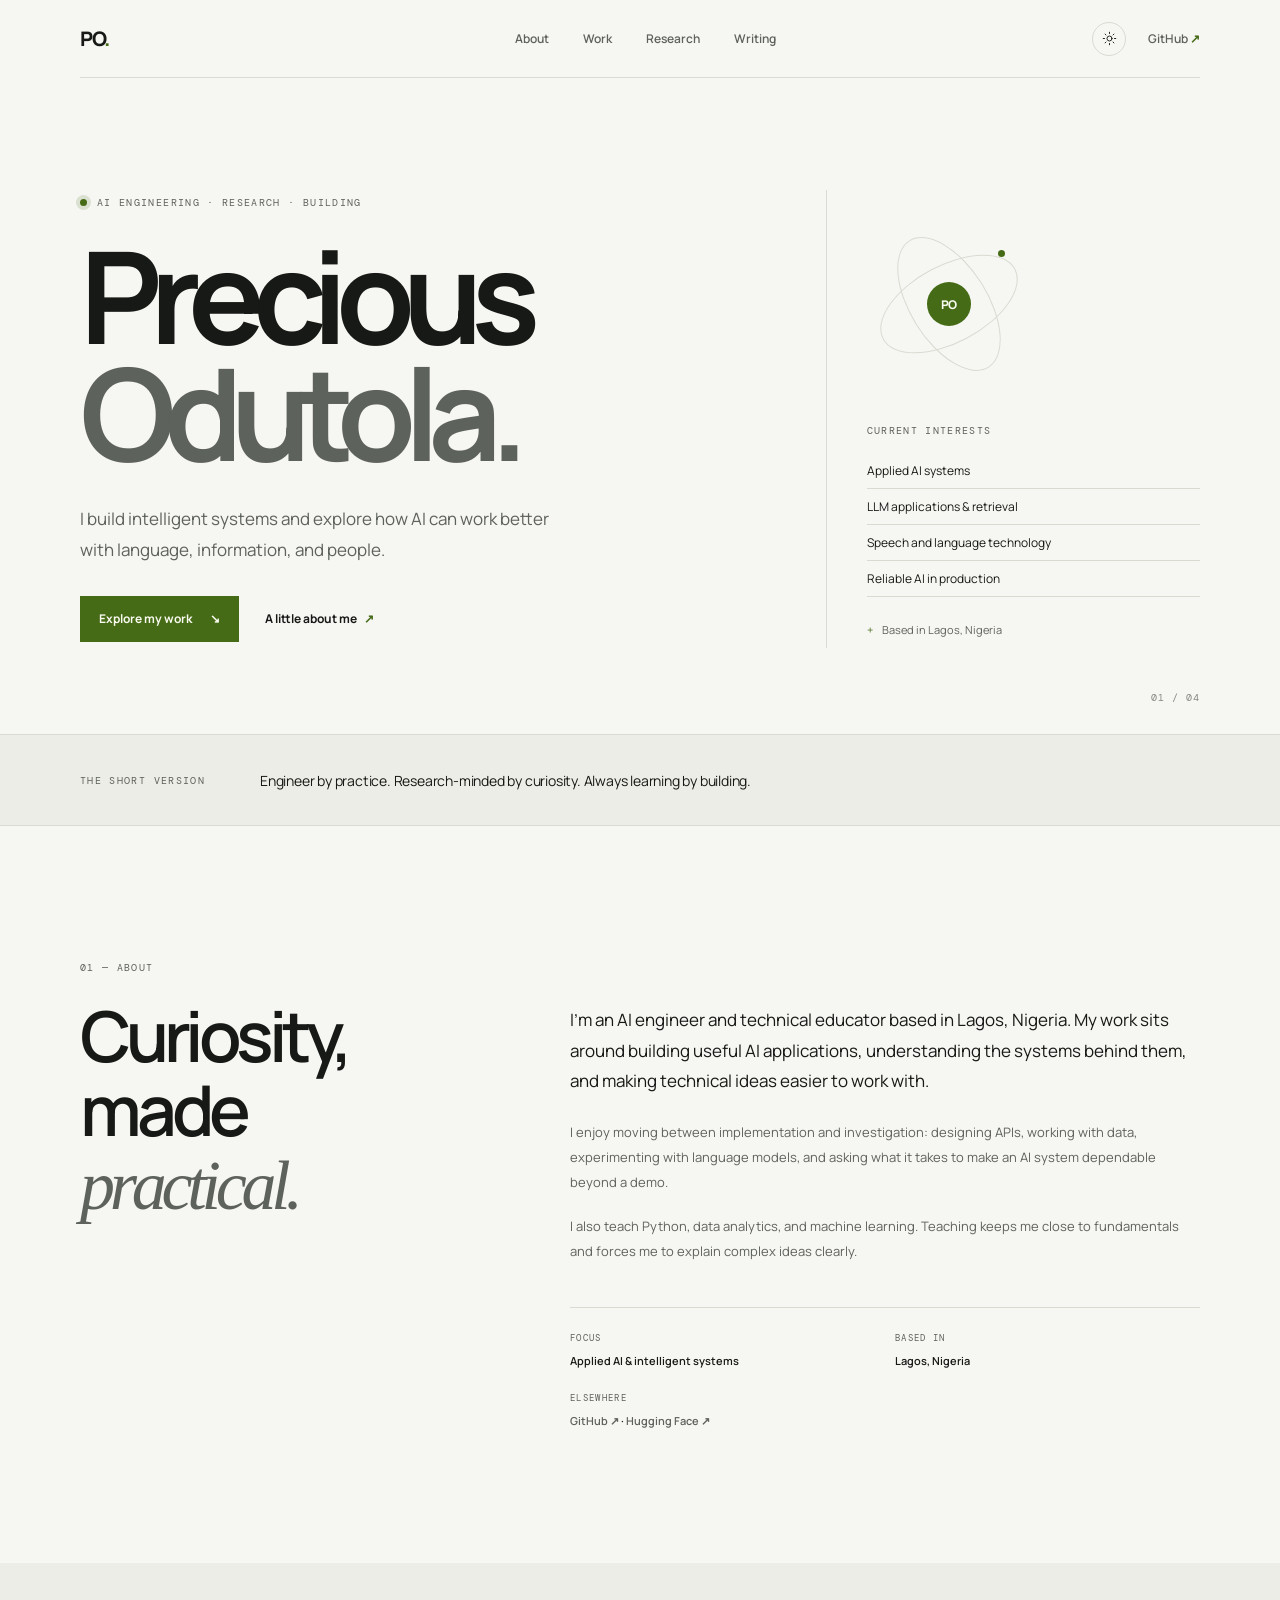
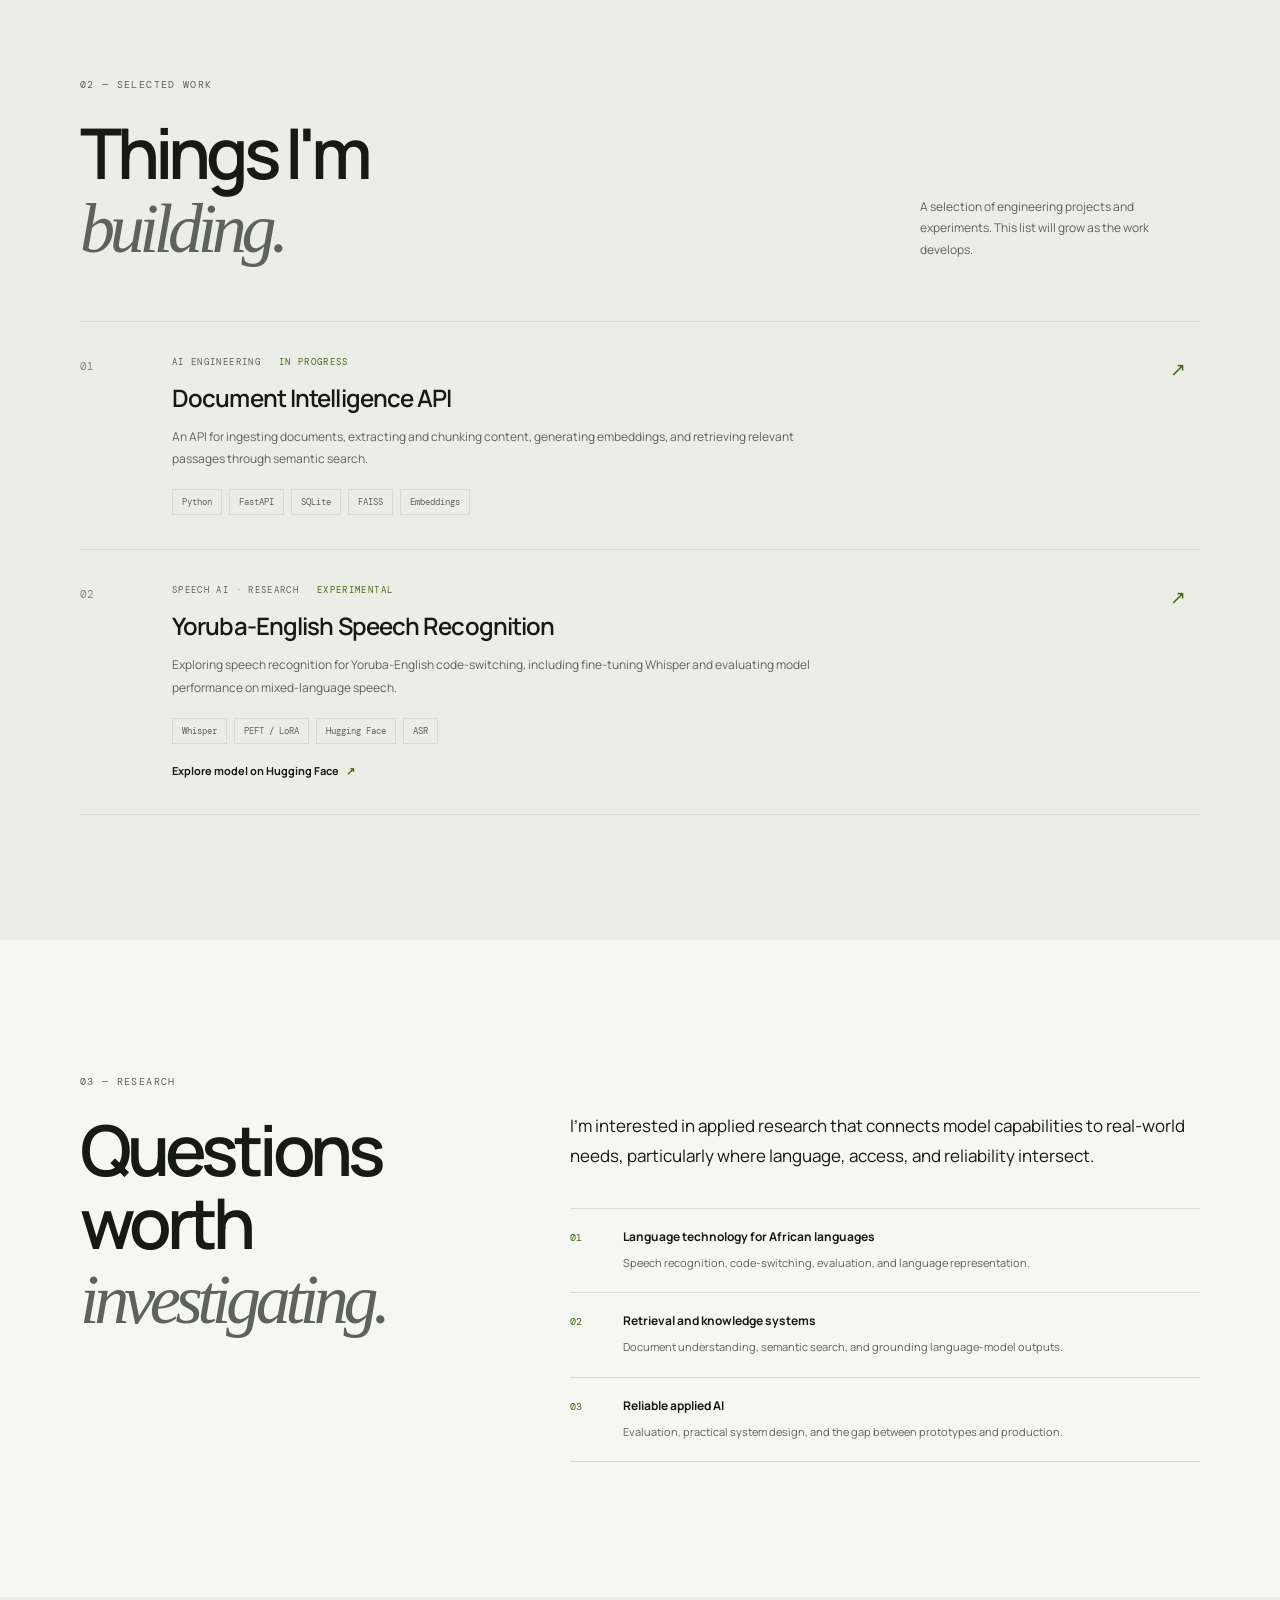
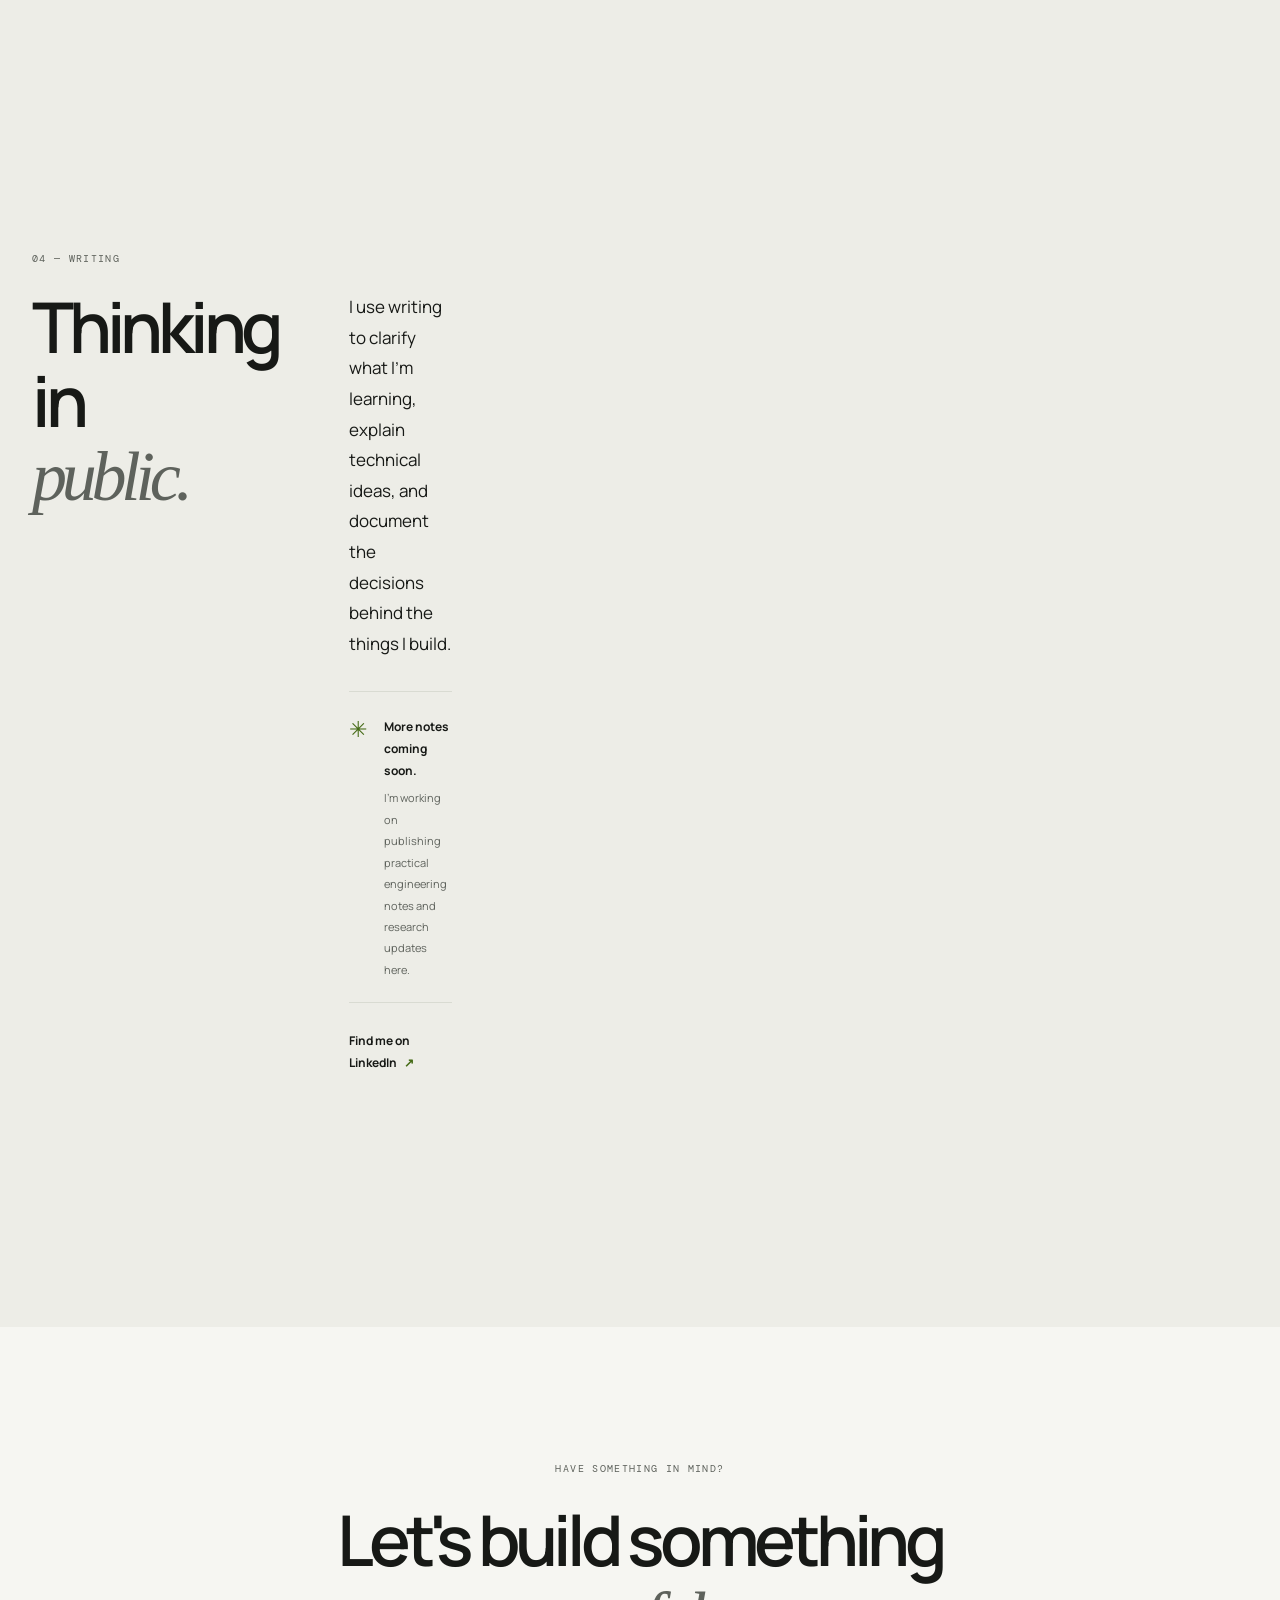
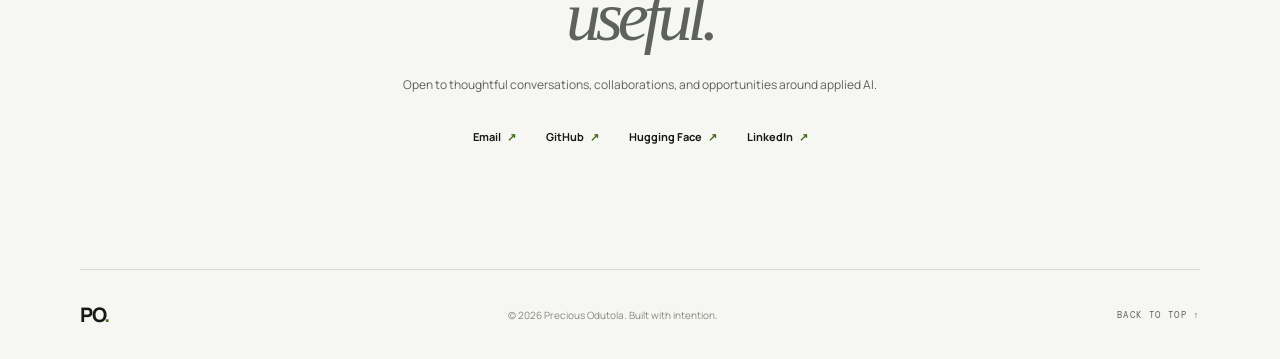
<file: index.html>
<!doctype html>
<html lang="en" data-theme="dark">
<head>
  <meta charset="utf-8">
  <meta name="viewport" content="width=device-width, initial-scale=1">
  <meta name="theme-color" content="#101114">
  <meta name="description" content="Precious Odutola is an AI engineer and researcher exploring applied AI, language technology, and intelligent information retrieval.">
  <meta name="author" content="Precious Odutola">
  <meta property="og:type" content="website">
  <meta property="og:title" content="Precious Odutola — AI Engineer">
  <meta property="og:description" content="Building intelligent systems and exploring language technology.">
  <meta property="og:url" content="https://precyors.github.io/">
  <meta name="twitter:card" content="summary">
  <link rel="canonical" href="https://precyors.github.io/">
  <link rel="icon" href="assets/favicon.svg" type="image/svg+xml">
  <link rel="preconnect" href="https://fonts.googleapis.com">
  <link rel="preconnect" href="https://fonts.gstatic.com" crossorigin>
  <link href="https://fonts.googleapis.com/css2?family=DM+Mono:wght@400;500&family=Manrope:wght@400;500;600;700;800&display=swap" rel="stylesheet">
  <link rel="stylesheet" href="styles.css">
  <script type="application/ld+json">
  {
    "@context": "https://schema.org",
    "@type": "Person",
    "name": "Precious Odutola",
    "url": "https://precyors.github.io/",
    "jobTitle": "AI Engineer",
    "description": "AI engineer and researcher exploring applied AI, language technology, and intelligent information retrieval.",
    "sameAs": [
      "https://github.com/Precyors",
      "https://huggingface.co/Precyors"
    ],
    "knowsAbout": [
      "Artificial Intelligence",
      "Applied AI Engineering",
      "Large Language Models",
      "Information Retrieval",
      "Speech Recognition",
      "Yoruba-English Speech Technology"
    ]
  }
  </script>
  <title>Precious Odutola — AI Engineer</title>
</head>
<body>
  <a class="skip-link" href="#main">Skip to content</a>
  <header class="site-header">
    <a class="wordmark" href="#top" aria-label="Precious Odutola home">PO<span>.</span></a>
    <nav class="desktop-nav" aria-label="Main navigation">
      <a href="#about">About</a>
      <a href="#work">Work</a>
      <a href="#research">Research</a>
      <a href="#writing">Writing</a>
    </nav>
    <div class="header-actions">
      <button class="theme-toggle" id="theme-toggle" type="button" aria-label="Switch to light theme" title="Switch theme">
        <svg class="sun-icon" viewBox="0 0 24 24" aria-hidden="true"><circle cx="12" cy="12" r="4"></circle><path d="M12 2v2m0 16v2M4.93 4.93l1.42 1.42m11.3 11.3 1.42 1.42M2 12h2m16 0h2M4.93 19.07l1.42-1.42m11.3-11.3 1.42-1.42"></path></svg>
        <svg class="moon-icon" viewBox="0 0 24 24" aria-hidden="true"><path d="M20.3 15.4A8.5 8.5 0 0 1 8.6 3.7 8.5 8.5 0 1 0 20.3 15.4Z"></path></svg>
      </button>
      <a class="header-link" href="https://github.com/Precyors" target="_blank" rel="noreferrer">GitHub <span aria-hidden="true">↗</span></a>
    </div>
  </header>

  <main id="main">
    <section class="hero section-wrap" id="top">
      <div class="hero-copy">
        <p class="eyebrow"><span class="status-dot"></span> AI ENGINEERING · RESEARCH · BUILDING</p>
        <h1>Precious<br><span>Odutola.</span></h1>
        <p class="hero-lede">I build intelligent systems and explore how AI can work better with language, information, and people.</p>
        <div class="hero-actions">
          <a class="button button-primary" href="#work">Explore my work <span aria-hidden="true">↘</span></a>
          <a class="text-link" href="#about">A little about me <span aria-hidden="true">↗</span></a>
        </div>
      </div>
      <div class="hero-aside">
        <div class="orbit-mark" aria-hidden="true">
          <div class="orbit orbit-one"></div><div class="orbit orbit-two"></div>
          <span class="orbit-core">PO</span><span class="orbit-point"></span>
        </div>
        <p class="aside-label">CURRENT INTERESTS</p>
        <ul class="interest-list">
          <li>Applied AI systems</li>
          <li>LLM applications & retrieval</li>
          <li>Speech and language technology</li>
          <li>Reliable AI in production</li>
        </ul>
        <p class="location-note"><span class="tiny-cross">+</span> Based in Lagos, Nigeria</p>
      </div>
      <div class="hero-index" aria-hidden="true">01 / 04</div>
    </section>

    <section class="intro-strip">
      <div class="section-wrap strip-inner">
        <span class="strip-label">THE SHORT VERSION</span>
        <p>Engineer by practice. Research-minded by curiosity. Always learning by building.</p>
      </div>
    </section>

    <section class="content-section section-wrap" id="about">
      <div class="section-heading">
        <p class="eyebrow">01 — ABOUT</p>
        <h2>Curiosity, made<br><em>practical.</em></h2>
      </div>
      <div class="section-body about-body">
        <p class="body-lede">I'm an AI engineer and technical educator based in Lagos, Nigeria. My work sits around building useful AI applications, understanding the systems behind them, and making technical ideas easier to work with.</p>
        <p>I enjoy moving between implementation and investigation: designing APIs, working with data, experimenting with language models, and asking what it takes to make an AI system dependable beyond a demo.</p>
        <p>I also teach Python, data analytics, and machine learning. Teaching keeps me close to fundamentals and forces me to explain complex ideas clearly.</p>
        <div class="about-facts">
          <div><span class="fact-label">FOCUS</span><strong>Applied AI & intelligent systems</strong></div>
          <div><span class="fact-label">BASED IN</span><strong>Lagos, Nigeria</strong></div>
          <div><span class="fact-label">ELSEWHERE</span><strong><a href="https://github.com/Precyors" target="_blank" rel="noreferrer">GitHub ↗</a> · <a href="https://huggingface.co/Precyors" target="_blank" rel="noreferrer">Hugging Face ↗</a></strong></div>
        </div>
      </div>
    </section>

    <section class="content-section work-section" id="work">
      <div class="section-wrap">
        <div class="section-heading heading-row">
          <div><p class="eyebrow">02 — SELECTED WORK</p><h2>Things I'm<br><em>building.</em></h2></div>
          <p class="heading-note">A selection of engineering projects and experiments. This list will grow as the work develops.</p>
        </div>
        <div class="project-list">
          <article class="project-card">
            <div class="project-number">01</div>
            <div class="project-main">
              <div class="project-meta"><span>AI ENGINEERING</span><span class="project-status">IN PROGRESS</span></div>
              <h3>Document Intelligence API</h3>
              <p>An API for ingesting documents, extracting and chunking content, generating embeddings, and retrieving relevant passages through semantic search.</p>
              <div class="tag-list"><span>Python</span><span>FastAPI</span><span>SQLite</span><span>FAISS</span><span>Embeddings</span></div>
            </div>
            <span class="project-arrow" aria-hidden="true">↗</span>
          </article>
          <article class="project-card">
            <div class="project-number">02</div>
            <div class="project-main">
              <div class="project-meta"><span>SPEECH AI · RESEARCH</span><span class="project-status">EXPERIMENTAL</span></div>
              <h3>Yoruba-English Speech Recognition</h3>
              <p>Exploring speech recognition for Yoruba-English code-switching, including fine-tuning Whisper and evaluating model performance on mixed-language speech.</p>
              <div class="tag-list"><span>Whisper</span><span>PEFT / LoRA</span><span>Hugging Face</span><span>ASR</span></div>
              <a class="project-link" href="https://huggingface.co/Precyors/whisper-small-yecs-v1" target="_blank" rel="noreferrer">Explore model on Hugging Face <span aria-hidden="true">↗</span></a>
            </div>
            <span class="project-arrow" aria-hidden="true">↗</span>
          </article>
        </div>
      </div>
    </section>

    <section class="content-section section-wrap" id="research">
      <div class="section-heading">
        <p class="eyebrow">03 — RESEARCH</p>
        <h2>Questions worth<br><em>investigating.</em></h2>
      </div>
      <div class="section-body research-body">
        <p class="body-lede">I'm interested in applied research that connects model capabilities to real-world needs, particularly where language, access, and reliability intersect.</p>
        <div class="research-topics">
          <div><span>01</span><strong>Language technology for African languages</strong><p>Speech recognition, code-switching, evaluation, and language representation.</p></div>
          <div><span>02</span><strong>Retrieval and knowledge systems</strong><p>Document understanding, semantic search, and grounding language-model outputs.</p></div>
          <div><span>03</span><strong>Reliable applied AI</strong><p>Evaluation, practical system design, and the gap between prototypes and production.</p></div>
        </div>
      </div>
    </section>

    <section class="content-section writing-section" id="writing">
      <div class="section-wrap writing-inner">
        <div class="section-heading">
          <p class="eyebrow">04 — WRITING</p>
          <h2>Thinking in<br><em>public.</em></h2>
        </div>
        <div class="section-body writing-body">
          <p class="body-lede">I use writing to clarify what I'm learning, explain technical ideas, and document the decisions behind the things I build.</p>
          <div class="writing-empty"><span class="writing-mark">✳</span><div><strong>More notes coming soon.</strong><p>I'm working on publishing practical engineering notes and research updates here.</p></div></div>
          <a class="text-link" href="https://www.linkedin.com/" target="_blank" rel="noreferrer">Find me on LinkedIn <span aria-hidden="true">↗</span></a>
        </div>
      </div>
    </section>

    <section class="contact-section section-wrap">
      <p class="eyebrow">HAVE SOMETHING IN MIND?</p>
      <h2>Let's build something<br><em>useful.</em></h2>
      <p>Open to thoughtful conversations, collaborations, and opportunities around applied AI.</p>
      <div class="contact-links">
        <a href="mailto:preciousodutola@gmail.com">Email <span>↗</span></a>
        <a href="https://github.com/Precyors" target="_blank" rel="noreferrer">GitHub <span>↗</span></a>
        <a href="https://huggingface.co/Precyors" target="_blank" rel="noreferrer">Hugging Face <span>↗</span></a>
        <a href="https://www.linkedin.com/in/precyors" target="_blank" rel="noreferrer">LinkedIn <span>↗</span></a>
      </div>
    </section>
  </main>

  <footer class="site-footer section-wrap">
    <a class="wordmark" href="#top">PO<span>.</span></a>
    <p>© <span id="year"></span> Precious Odutola. Built with intention.</p>
    <a href="#top" class="back-top">BACK TO TOP ↑</a>
  </footer>
  <script src="script.js"></script>
</body>
</html>
</file>
<file: styles.css>
:root {
  color-scheme: dark;
  --bg: #101114;
  --surface: #17191e;
  --surface-2: #1d2026;
  --text: #f0f0ec;
  --muted: #a0a29f;
  --subtle: #696d70;
  --line: #2b2e33;
  --accent: #c4f06b;
  --accent-ink: #10130b;
  --max: 1120px;
  --header-height: 78px;
}
html[data-theme="light"] {
  color-scheme: light;
  --bg: #f6f6f2;
  --surface: #ededE7;
  --surface-2: #e5e6df;
  --text: #171916;
  --muted: #5e625c;
  --subtle: #858980;
  --line: #d9dbd2;
  --accent: #456b16;
  --accent-ink: #f8faef;
}
* { box-sizing: border-box; }
html { scroll-behavior: smooth; scroll-padding-top: 100px; }
body { margin: 0; background: var(--bg); color: var(--text); font-family: "Manrope", sans-serif; -webkit-font-smoothing: antialiased; transition: background .25s ease, color .25s ease; }
a { color: inherit; text-decoration: none; }
button { font: inherit; }
::selection { background: var(--accent); color: var(--accent-ink); }
.section-wrap { width: min(var(--max), calc(100% - 64px)); margin-inline: auto; }
.site-header { height: var(--header-height); width: min(var(--max), calc(100% - 64px)); margin: auto; display: flex; align-items: center; justify-content: space-between; border-bottom: 1px solid var(--line); }
.wordmark { font-weight: 800; font-size: 20px; letter-spacing: -1.5px; }
.wordmark span { color: var(--accent); }
.desktop-nav { display: flex; gap: 34px; margin-left: 90px; }
.desktop-nav a, .header-link { color: var(--muted); font-size: 12px; font-weight: 600; transition: color .2s; }
.desktop-nav a:hover, .header-link:hover, .text-link:hover { color: var(--accent); }
.header-actions { display: flex; align-items: center; gap: 22px; }
.header-link span { color: var(--accent); }
.theme-toggle { width: 34px; height: 34px; display: grid; place-items: center; border: 1px solid var(--line); border-radius: 50%; color: var(--text); background: transparent; cursor: pointer; }
.theme-toggle svg { width: 15px; height: 15px; fill: none; stroke: currentColor; stroke-width: 1.5; stroke-linecap: round; stroke-linejoin: round; }
html[data-theme="dark"] .sun-icon, html[data-theme="light"] .moon-icon { display: none; }
.skip-link { position: absolute; top: -50px; left: 16px; background: var(--accent); color: var(--accent-ink); padding: 10px 14px; z-index: 20; }
.skip-link:focus { top: 10px; }
.hero { min-height: 650px; padding-top: 112px; padding-bottom: 86px; position: relative; display: grid; grid-template-columns: 1.3fr .7fr; align-items: center; gap: 50px; }
.eyebrow, .strip-label, .aside-label, .fact-label, .project-meta, .back-top { font: 10px "DM Mono", monospace; letter-spacing: 1.35px; color: var(--muted); }
.eyebrow { display: flex; align-items: center; gap: 10px; margin: 0 0 28px; }
.status-dot { width: 7px; height: 7px; background: var(--accent); border-radius: 50%; box-shadow: 0 0 0 4px color-mix(in srgb, var(--accent) 15%, transparent); }
.hero h1 { margin: 0; font-size: clamp(72px, 10vw, 132px); line-height: .91; letter-spacing: -.095em; font-weight: 700; }
.hero h1 span { color: var(--muted); }
.hero-lede { max-width: 470px; color: var(--muted); font-size: 17px; line-height: 1.8; margin: 34px 0 30px; }
.hero-actions { display: flex; align-items: center; gap: 26px; }
.button { min-height: 46px; padding: 0 19px; display: inline-flex; align-items: center; gap: 18px; font-size: 12px; font-weight: 700; }
.button-primary { background: var(--accent); color: var(--accent-ink); }
.button-primary:hover { transform: translateY(-2px); }
.text-link { color: var(--text); font-size: 12px; font-weight: 700; transition: color .2s; }
.text-link span { color: var(--accent); margin-left: 5px; }
.hero-aside { padding: 36px 0 0 40px; border-left: 1px solid var(--line); align-self: center; }
.orbit-mark { width: 156px; height: 156px; position: relative; margin: 0 0 42px 4px; display: grid; place-items: center; }
.orbit { position: absolute; border: 1px solid var(--line); border-radius: 50%; transform: rotate(-28deg); }
.orbit-one { width: 150px; height: 78px; }
.orbit-two { width: 150px; height: 78px; transform: rotate(58deg); }
.orbit-core { width: 44px; height: 44px; border-radius: 50%; display: grid; place-items: center; background: var(--accent); color: var(--accent-ink); font-size: 12px; font-weight: 800; letter-spacing: -1px; }
.orbit-point { position: absolute; width: 7px; height: 7px; background: var(--accent); border-radius: 50%; top: 24px; right: 22px; }
.aside-label { margin: 0 0 16px; }
.interest-list { padding: 0; margin: 0; list-style: none; }
.interest-list li { color: var(--text); font-size: 12px; padding: 9px 0; border-bottom: 1px solid var(--line); }
.location-note { color: var(--muted); font-size: 11px; margin-top: 25px; }
.tiny-cross { color: var(--accent); margin-right: 7px; }
.hero-index { position: absolute; bottom: 30px; right: 0; color: var(--subtle); font: 10px "DM Mono", monospace; letter-spacing: 1px; }
.intro-strip { border-block: 1px solid var(--line); background: var(--surface); }
.strip-inner { min-height: 90px; display: flex; align-items: center; gap: 55px; }
.strip-label { white-space: nowrap; }
.strip-inner p { color: var(--text); font-size: 14px; letter-spacing: -.2px; }
.content-section { padding-top: 135px; padding-bottom: 135px; display: grid; grid-template-columns: .8fr 1.2fr; gap: 70px; }
.section-heading h2, .contact-section h2 { font-size: clamp(42px, 5.5vw, 70px); line-height: 1.05; letter-spacing: -.075em; margin: 0; font-weight: 600; }
.section-heading h2 em, .contact-section h2 em { font-family: Georgia, serif; font-weight: 400; color: var(--muted); }
.section-heading .eyebrow { margin-bottom: 25px; }
.section-body { max-width: 650px; padding-top: 44px; }
.section-body p { color: var(--muted); font-size: 13px; line-height: 1.95; margin: 0 0 18px; }
.section-body .body-lede { color: var(--text); font-size: 17px; line-height: 1.8; margin-bottom: 23px; }
.about-facts { border-top: 1px solid var(--line); margin-top: 42px; padding-top: 24px; display: grid; grid-template-columns: 1fr 1fr; gap: 24px 20px; }
.about-facts div { display: flex; flex-direction: column; gap: 9px; }
.fact-label { font-size: 9px; }
.about-facts strong { font-size: 11px; font-weight: 600; }
.about-facts a { color: var(--muted); }
.about-facts a:hover { color: var(--accent); }
.work-section { display: block; background: var(--surface); padding: 115px 0 125px; }
.heading-row { display: flex; align-items: end; justify-content: space-between; margin-bottom: 55px; }
.heading-note { max-width: 280px; color: var(--muted); font-size: 12px; line-height: 1.8; margin: 0 0 5px; }
.project-list { border-top: 1px solid var(--line); }
.project-card { display: grid; grid-template-columns: 70px 1fr 30px; gap: 22px; padding: 34px 0; border-bottom: 1px solid var(--line); transition: padding .2s; }
.project-card:hover { padding-left: 8px; }
.project-number { color: var(--subtle); font: 11px "DM Mono", monospace; padding-top: 3px; }
.project-meta { display: flex; gap: 18px; font-size: 9px; margin-bottom: 13px; }
.project-status { color: var(--accent); }
.project-main h3 { font-size: 24px; letter-spacing: -.9px; margin: 0 0 12px; font-weight: 600; }
.project-main p { max-width: 650px; color: var(--muted); font-size: 12px; line-height: 1.9; margin: 0 0 18px; }
.tag-list { display: flex; flex-wrap: wrap; gap: 7px; }
.tag-list span { border: 1px solid var(--line); color: var(--muted); padding: 6px 9px; font: 9px "DM Mono", monospace; }
.project-arrow { color: var(--accent); font-size: 19px; }
.project-link { display: inline-block; color: var(--text); font-size: 11px; font-weight: 700; margin-top: 19px; }
.project-link span { color: var(--accent); margin-left: 5px; }
.research-body { padding-top: 36px; }
.research-topics { margin-top: 36px; border-top: 1px solid var(--line); }
.research-topics > div { display: grid; grid-template-columns: 38px 1fr; gap: 0 15px; padding: 19px 0; border-bottom: 1px solid var(--line); }
.research-topics span { grid-row: span 2; color: var(--accent); font: 10px "DM Mono", monospace; padding-top: 3px; }
.research-topics strong { font-size: 12px; font-weight: 700; }
.research-topics p { font-size: 11px; margin: 7px 0 0; }
.writing-section { background: var(--surface); }
.writing-inner { width: min(var(--max), calc(100% - 64px)); margin: auto; display: grid; grid-template-columns: .8fr 1.2fr; gap: 70px; padding-top: 120px; padding-bottom: 120px; }
.writing-body { padding-top: 40px; }
.writing-empty { display: flex; gap: 17px; border-block: 1px solid var(--line); padding: 22px 0; margin: 32px 0 25px; }
.writing-mark { color: var(--accent); font-size: 22px; }
.writing-empty strong { font-size: 12px; }
.writing-empty p { font-size: 11px; margin: 7px 0 0; }
.contact-section { padding-top: 135px; padding-bottom: 125px; text-align: center; }
.contact-section .eyebrow { justify-content: center; }
.contact-section h2 { margin-bottom: 23px; }
.contact-section > p:not(.eyebrow) { color: var(--muted); font-size: 12px; }
.contact-links { display: flex; justify-content: center; gap: 30px; margin-top: 36px; }
.contact-links a { font-size: 11px; font-weight: 700; }
.contact-links span { color: var(--accent); margin-left: 4px; }
.site-footer { min-height: 90px; border-top: 1px solid var(--line); display: flex; align-items: center; justify-content: space-between; }
.site-footer p { color: var(--subtle); font-size: 10px; }
.back-top { font-size: 9px; }
@media (max-width: 760px) {
  .section-wrap, .site-header, .writing-inner { width: min(100% - 40px, var(--max)); }
  .site-header { height: 68px; }
  .desktop-nav { gap: 15px; margin-left: 0; }
  .desktop-nav a { font-size: 10px; }
  .header-actions { gap: 12px; }
  .header-link { display: none; }
  .hero { min-height: auto; padding-top: 90px; padding-bottom: 80px; grid-template-columns: 1fr; gap: 65px; }
  .hero h1 { font-size: clamp(70px, 18vw, 112px); }
  .hero-aside { padding: 0; border-left: 0; display: grid; grid-template-columns: 120px 1fr; column-gap: 25px; }
  .orbit-mark { width: 115px; height: 115px; grid-row: span 3; margin: 0; }
  .orbit-one, .orbit-two { width: 110px; height: 58px; }
  .orbit-core { width: 36px; height: 36px; font-size: 10px; }
  .orbit-point { top: 18px; right: 15px; }
  .aside-label { align-self: end; }
  .interest-list li { font-size: 11px; padding: 7px 0; }
  .location-note { grid-column: 2; margin-top: 15px; }
  .hero-index { bottom: 22px; }
  .strip-inner { min-height: 100px; display: block; padding-top: 20px; padding-bottom: 18px; }
  .strip-inner p { font-size: 12px; line-height: 1.7; margin-bottom: 0; }
  .content-section, .writing-inner { padding-top: 90px; padding-bottom: 90px; grid-template-columns: 1fr; gap: 18px; }
  .section-body, .writing-body { padding-top: 20px; }
  .section-heading h2, .contact-section h2 { font-size: 52px; }
  .heading-row { display: block; margin-bottom: 38px; }
  .heading-note { margin-top: 20px; }
  .work-section { padding: 90px 0; }
  .project-card { grid-template-columns: 28px 1fr 18px; gap: 12px; padding: 27px 0; }
  .project-main h3 { font-size: 20px; }
  .project-meta { flex-wrap: wrap; gap: 8px 14px; }
  .about-facts { grid-template-columns: 1fr 1fr; }
  .contact-section { padding-top: 95px; padding-bottom: 90px; }
  .contact-links { gap: 20px; flex-wrap: wrap; }
  .site-footer { min-height: 80px; }
  .site-footer p { max-width: 145px; text-align: center; line-height: 1.5; }
}
@media (max-width: 390px) {
  .desktop-nav { gap: 10px; }
  .desktop-nav a { font-size: 9px; }
  .hero-actions { gap: 17px; }
  .button { padding: 0 12px; gap: 10px; }
}
@media (prefers-reduced-motion: reduce) {
  *, *::before, *::after { scroll-behavior: auto !important; transition-duration: .01ms !important; animation-duration: .01ms !important; }
}
</file>
